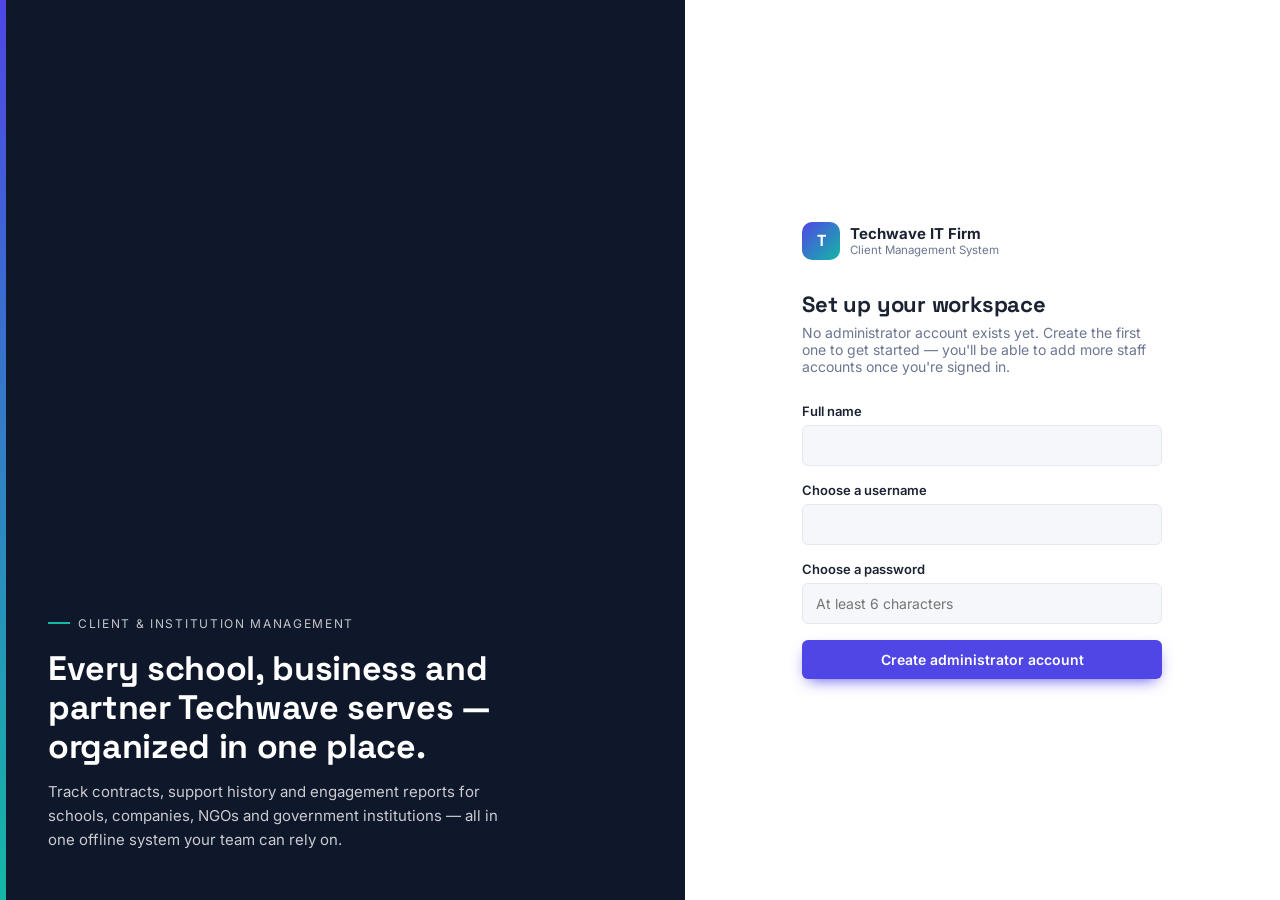
<file: index.html>
<!DOCTYPE html>
<html lang="en">
<head>
<meta charset="UTF-8">
<meta name="viewport" content="width=device-width, initial-scale=1.0, maximum-scale=1">
<meta name="theme-color" content="#4F46E5">
<link rel="manifest" href="manifest.json">
<title>Techwave Client Management System — Sign In</title>
<link rel="stylesheet" href="css/style.css">
</head>
<body>

<div class="login-screen">

  <!-- Visual side — background slider, managed by an admin any time in Settings -->
  <div class="login-visual" id="loginVisual">
    <div class="slider-dots" id="sliderDots"></div>
    <div class="login-visual-content">
      <span class="eyebrow">Client &amp; Institution Management</span>
      <h1 id="visualHeadline">Every school, business and partner Techwave serves — organized in one place.</h1>
      <p>Track contracts, support history and engagement reports for schools, companies, NGOs and government institutions — all in one offline system your team can rely on.</p>
    </div>
  </div>

  <!-- Form side -->
  <div class="login-form-side">

    <!-- ===== normal sign-in form ===== -->
    <div class="login-box" id="loginBox">
      <div class="logo-row">
        <div class="logo-mark" id="loginLogoMark">T</div>
        <div>
          <div style="font-weight:700; font-size:15px;" id="loginCompanyName">Techwave IT Firm</div>
          <div style="font-size:11.5px; color:var(--muted);">Client Management System</div>
        </div>
      </div>

      <h2>Welcome back</h2>
      <p class="sub">Sign in to manage your clients and institutions.</p>

      <div class="login-error" id="loginError">Incorrect username or password. Please try again.</div>

      <form id="loginForm" autocomplete="off">
        <div class="field">
          <label for="username">Username</label>
          <input type="text" id="username" autocomplete="username" required>
        </div>
        <div class="field">
          <label for="password">Password</label>
          <input type="password" id="password" placeholder="••••••••" autocomplete="current-password" required>
        </div>
        <button type="submit" class="btn btn-primary btn-block" id="loginSubmitBtn">Sign in</button>
      </form>
    </div>

    <!-- ===== first-run: create administrator account ===== -->
    <div class="login-box hidden" id="setupBox">
      <div class="logo-row">
        <div class="logo-mark" id="setupLogoMark">T</div>
        <div>
          <div style="font-weight:700; font-size:15px;">Techwave IT Firm</div>
          <div style="font-size:11.5px; color:var(--muted);">Client Management System</div>
        </div>
      </div>

      <h2>Set up your workspace</h2>
      <p class="sub">No administrator account exists yet. Create the first one to get started — you'll be able to add more staff accounts once you're signed in.</p>

      <div class="login-error" id="setupError"></div>

      <form id="setupForm" autocomplete="off">
        <div class="field">
          <label for="setupName">Full name</label>
          <input type="text" id="setupName" required>
        </div>
        <div class="field">
          <label for="setupUsername">Choose a username</label>
          <input type="text" id="setupUsername" required>
        </div>
        <div class="field">
          <label for="setupPassword">Choose a password</label>
          <input type="password" id="setupPassword" placeholder="At least 6 characters" required minlength="6">
        </div>
        <button type="submit" class="btn btn-primary btn-block" id="setupSubmitBtn">Create administrator account</button>
      </form>
    </div>

    <div class="login-box hidden" id="loadingBox">
      <p class="sub">Loading…</p>
    </div>

  </div>

</div>

<div class="toast-wrap" id="toastWrap"></div>

<script src="js/local-store.js"></script>
<script src="js/db.js"></script>
<script src="js/auth.js"></script>
</body>
</html>
</file>
<file: css/style.css>
/* ============================================================
   Techwave Client Management System (TCMS) — style.css
   Design tokens live as CSS custom properties on :root so the
   in-app color picker (Settings → Appearance) can rewrite them
   live via JavaScript, with no rebuild needed.
   ============================================================ */

@import url('https://fonts.googleapis.com/css2?family=Space+Grotesk:wght@500;600;700&family=Inter:wght@400;500;600;700&display=swap');

:root{
  /* --- brand colors: user-editable via Settings --- */
  --primary: #4F46E5;
  --primary-dark: #4338CA;
  --primary-light: #EEF2FF;
  --accent: #14B8A6;
  --accent-light: #F0FDFA;

  /* --- structural palette (fixed) --- */
  --navy: #0F172A;
  --navy-2: #16213A;
  --bg: #F5F7FB;
  --surface: #FFFFFF;
  --border: #E4E8F1;
  --text: #1B2333;
  --muted: #6B7690;
  --danger: #DC2626;
  --danger-light: #FEF2F2;
  --warning: #D97706;
  --warning-light: #FFFBEB;
  --success: #16A34A;
  --success-light: #F0FDF4;

  /* institution-type accent tags */
  --tag-school: #0D9488;
  --tag-business: #C2670C;
  --tag-company: #4F46E5;
  --tag-ngo: #9333EA;
  --tag-govt: #1E3A5F;
  --tag-other: #64748B;

  --font-display: 'Space Grotesk', system-ui, sans-serif;
  --font-body: 'Inter', system-ui, sans-serif;

  --radius: 10px;
  --radius-sm: 6px;
  --shadow: 0 1px 2px rgba(15,23,42,.06), 0 4px 16px rgba(15,23,42,.06);
  --shadow-lg: 0 12px 32px rgba(15,23,42,.14);
}

/* ---------- dark mode overrides (toggled via body.dark) ---------- */
body.dark{
  --bg: #0B1220;
  --surface: #131C2E;
  --border: #22304A;
  --text: #E7ECF7;
  --muted: #93A0BE;
  --primary-light: #1A1F3D;
  --accent-light: #0E2926;
}

*{ box-sizing: border-box; }
html,body{ height:100%; }
body{
  margin:0;
  font-family: var(--font-body);
  background: var(--bg);
  color: var(--text);
  -webkit-font-smoothing: antialiased;
}
h1,h2,h3,h4,.brand-word{ font-family: var(--font-display); letter-spacing: -.01em; }
a{ color: inherit; }
button{ font-family: inherit; cursor: pointer; }
input,select,textarea{ font-family: inherit; }
::selection{ background: var(--primary); color:#fff; }

.hidden{ display:none !important; }

/* ============================================================
   LOGIN PAGE
   ============================================================ */
.login-screen{
  min-height:100vh;
  display:grid;
  grid-template-columns: 1.15fr 1fr;
  background: var(--navy);
}
.login-visual{
  position:relative;
  background-size: cover;
  background-position: center;
  background-color: var(--navy);
  overflow:hidden;
  display:flex;
  flex-direction:column;
  justify-content:flex-end;
  padding: 48px;
}
.login-visual::before{
  content:"";
  position:absolute; inset:0;
  background: linear-gradient(180deg, rgba(15,23,42,.35) 0%, rgba(15,23,42,.55) 55%, rgba(15,23,42,.92) 100%);
}
.login-visual::after{
  content:"";
  position:absolute; left:0; top:0; bottom:0; width:6px;
  background: linear-gradient(180deg, var(--primary), var(--accent));
}
.login-visual-content{ position:relative; z-index:1; color:#fff; max-width: 480px; }
.login-visual-content .eyebrow{
  display:inline-flex; align-items:center; gap:8px;
  font-size:12px; letter-spacing:.14em; text-transform:uppercase;
  color: rgba(255,255,255,.75); margin-bottom:18px;
}
.login-visual-content .eyebrow::before{
  content:""; width:22px; height:2px; background: var(--accent); display:inline-block;
}
.login-visual-content h1{ font-size: 34px; line-height:1.15; margin:0 0 14px; font-weight:700; }
.login-visual-content p{ font-size:15px; color: rgba(255,255,255,.78); line-height:1.6; margin:0; }
.login-visual{ transition: background-image .5s ease-in-out; }
.slider-dots{
  position:absolute; top:24px; right:24px; z-index:2;
  display:flex; gap:7px;
}
.slider-dots .dot{
  width:8px; height:8px; border-radius:50%; background: rgba(255,255,255,.35);
  border:1px solid rgba(255,255,255,.5); cursor:pointer; transition: background .15s ease, transform .15s ease;
}
.slider-dots .dot:hover{ background: rgba(255,255,255,.6); }
.slider-dots .dot.active{ background:#fff; transform: scale(1.15); }

.login-form-side{
  display:flex; align-items:center; justify-content:center;
  background: var(--surface);
  padding: 40px;
}
.login-box{ width:100%; max-width: 360px; }
.login-box .logo-row{ display:flex; align-items:center; gap:10px; margin-bottom: 30px; }
.login-box .logo-mark{
  width:38px; height:38px; border-radius:10px;
  background: linear-gradient(135deg, var(--primary), var(--accent));
  display:flex; align-items:center; justify-content:center;
  color:#fff; font-weight:700; font-family: var(--font-display); font-size:16px;
  flex-shrink:0; overflow:hidden;
}
.login-box .logo-mark img{ width:100%; height:100%; object-fit:cover; }
.login-box h2{ font-size:22px; margin:0 0 6px; }
.login-box .sub{ color:var(--muted); font-size:14px; margin:0 0 28px; }
.field{ margin-bottom:16px; }
.field label{ display:block; font-size:13px; font-weight:600; margin-bottom:6px; color: var(--text); }
.field input, .field select, .field textarea{
  width:100%; padding:11px 13px; border:1px solid var(--border); border-radius: var(--radius-sm);
  font-size:14px; background: var(--bg); color: var(--text);
  transition: border-color .15s ease, box-shadow .15s ease;
}
.field input:focus, .field select:focus, .field textarea:focus{
  outline:none; border-color: var(--primary); box-shadow: 0 0 0 3px var(--primary-light);
}
.btn{
  display:inline-flex; align-items:center; justify-content:center; gap:8px;
  border:none; border-radius: var(--radius-sm); font-weight:600; font-size:14px;
  padding: 11px 18px; transition: transform .1s ease, box-shadow .15s ease, background .15s ease;
}
.btn-primary{ background: var(--primary); color:#fff; box-shadow: 0 6px 16px -6px var(--primary); }
.btn-primary:hover{ background: var(--primary-dark); }
.btn-block{ width:100%; }
.btn-outline{ background: transparent; border:1px solid var(--border); color: var(--text); }
.btn-outline:hover{ border-color: var(--primary); color: var(--primary); }
.btn-ghost{ background: transparent; color: var(--muted); }
.btn-ghost:hover{ color: var(--text); }
.btn-danger{ background: var(--danger-light); color: var(--danger); }
.btn-danger:hover{ background: var(--danger); color:#fff; }
.btn-sm{ padding: 7px 12px; font-size:13px; }
.btn:active{ transform: translateY(1px); }
.btn:disabled{ opacity:.5; cursor:not-allowed; }

.login-error{
  background: var(--danger-light); color: var(--danger); border:1px solid #FCA5A5;
  font-size:13px; padding:10px 12px; border-radius: var(--radius-sm); margin-bottom:16px; display:none;
}
.login-hint{ margin-top:22px; font-size:12px; color: var(--muted); background: var(--bg); border:1px dashed var(--border); padding:10px 12px; border-radius: var(--radius-sm); }

/* ============================================================
   APP SHELL
   ============================================================ */
.app-shell{ display:grid; grid-template-columns: 248px 1fr; min-height:100vh; }

.sidebar{
  background: var(--navy);
  color: #CBD5E1;
  display:flex; flex-direction:column;
  padding: 20px 14px;
  position: relative;
}
.sidebar::after{
  content:""; position:absolute; top:0; right:0; bottom:0; width:3px;
  background: linear-gradient(180deg, var(--primary), var(--accent));
}
.sidebar-brand{ display:flex; align-items:center; gap:10px; padding: 4px 8px 22px; }
.sidebar-brand .logo-mark{
  width:36px; height:36px; border-radius:9px; flex-shrink:0; overflow:hidden;
  background: linear-gradient(135deg, var(--primary), var(--accent));
  display:flex; align-items:center; justify-content:center; color:#fff; font-weight:700; font-family:var(--font-display);
}
.sidebar-brand .logo-mark img{ width:100%; height:100%; object-fit:cover; }
.sidebar-brand .name{ color:#fff; font-weight:600; font-size:14.5px; line-height:1.25; }
.sidebar-brand .tag{ color:#8592AD; font-size:11px; }

.nav-group-label{ font-size:10.5px; text-transform:uppercase; letter-spacing:.1em; color:#576078; margin: 16px 10px 6px; }
.nav-link{
  display:flex; align-items:center; gap:11px;
  padding: 9px 11px; border-radius: 8px; font-size:13.5px; font-weight:500;
  color:#B7C0D6; text-decoration:none; margin-bottom:2px;
  border:1px solid transparent;
}
.nav-link .ic{ width:18px; height:18px; flex-shrink:0; display:flex; align-items:center; justify-content:center; }
.nav-link:hover{ background: rgba(255,255,255,.06); color:#fff; }
.nav-link.active{ background: rgba(255,255,255,.09); color:#fff; border-color: rgba(255,255,255,.08); }
.nav-link.active .ic{ color: var(--accent); }
.nav-count{ margin-left:auto; font-size:11px; background: rgba(255,255,255,.1); padding:1px 7px; border-radius:20px; }

.sidebar-footer{ margin-top:auto; padding-top:14px; border-top:1px solid rgba(255,255,255,.08); }
.sidebar-user{ display:flex; align-items:center; gap:9px; padding: 8px; }
.sidebar-user .av{ width:30px; height:30px; border-radius:50%; background: var(--primary); display:flex; align-items:center; justify-content:center; color:#fff; font-size:12px; font-weight:700; }
.sidebar-user .who{ font-size:12.5px; color:#fff; }
.sidebar-user .role{ font-size:11px; color:#7E88A3; }
.logout-btn{ width:100%; margin-top:8px; background: rgba(255,255,255,.06); color:#CBD5E1; border:none; border-radius:8px; padding:8px; font-size:12.5px; }
.logout-btn:hover{ background: rgba(255,255,255,.12); color:#fff; }

.main{ display:flex; flex-direction:column; min-width:0; }
.topbar{
  display:flex; align-items:center; gap:16px;
  padding: 14px 26px; background: var(--surface); border-bottom:1px solid var(--border);
  position:sticky; top:0; z-index:20;
}
.topbar h1{ font-size:18px; margin:0; }
.topbar .search-box{
  margin-left:auto; display:flex; align-items:center; gap:8px;
  background: var(--bg); border:1px solid var(--border); border-radius: 999px;
  padding: 8px 14px; width: 280px; max-width: 40vw;
}
.topbar .search-box input{ border:none; background:transparent; outline:none; font-size:13.5px; width:100%; color:var(--text); }
.topbar .search-box svg{ color: var(--muted); flex-shrink:0; }
.icon-btn{
  width:36px; height:36px; border-radius:9px; border:1px solid var(--border); background: var(--surface);
  display:flex; align-items:center; justify-content:center; color: var(--text); position:relative;
}
.icon-btn:hover{ border-color: var(--primary); color: var(--primary); }

.content{ padding: 24px 26px 60px; flex:1; }
.view{ display:none; }
.view.active{ display:block; animation: fadeIn .18s ease; }
@keyframes fadeIn{ from{ opacity:0; transform: translateY(4px);} to{opacity:1; transform:none;} }

.view-head{ display:flex; align-items:flex-end; justify-content:space-between; gap:16px; margin-bottom:20px; flex-wrap:wrap; }
.view-head h2{ margin:0 0 4px; font-size:22px; }
.view-head p{ margin:0; color: var(--muted); font-size:13.5px; }
.view-actions{ display:flex; gap:8px; flex-wrap:wrap; }

/* ---------- dashboard cards ---------- */
.stat-grid{ display:grid; grid-template-columns: repeat(auto-fit, minmax(168px,1fr)); gap:14px; margin-bottom:26px; }
.stat-card{
  background: var(--surface); border:1px solid var(--border); border-radius: var(--radius);
  padding: 16px 18px; box-shadow: var(--shadow); position:relative; overflow:hidden;
}
.stat-card .stat-icon{
  width:34px; height:34px; border-radius:9px; display:flex; align-items:center; justify-content:center;
  margin-bottom: 14px;
}
.stat-card .stat-num{ font-family: var(--font-display); font-size:26px; font-weight:700; line-height:1; }
.stat-card .stat-label{ color: var(--muted); font-size:12.5px; margin-top:6px; }

.dash-grid{ display:grid; grid-template-columns: 1.4fr 1fr; gap:18px; align-items:start; }
.panel{ background: var(--surface); border:1px solid var(--border); border-radius: var(--radius); box-shadow: var(--shadow); }
.panel-head{ display:flex; align-items:center; justify-content:space-between; padding:16px 18px; border-bottom:1px solid var(--border); }
.panel-head h3{ margin:0; font-size:14.5px; }
.panel-body{ padding: 6px 8px 12px; }
.panel-body.pad{ padding: 16px 18px; }

.activity-row{ display:flex; gap:12px; padding:10px 10px; border-radius: 8px; }
.activity-row:hover{ background: var(--bg); }
.activity-dot{ width:8px; height:8px; border-radius:50%; margin-top:6px; flex-shrink:0; background: var(--primary); }
.activity-row .msg{ font-size:13px; }
.activity-row .time{ font-size:11.5px; color: var(--muted); margin-top:2px; }
.empty-state{ text-align:center; padding: 34px 20px; color: var(--muted); font-size:13.5px; }
.empty-state .big{ font-size:30px; margin-bottom:8px; }

/* ---------- tables ---------- */
.table-wrap{ background: var(--surface); border:1px solid var(--border); border-radius: var(--radius); overflow:hidden; box-shadow: var(--shadow); }
table{ width:100%; border-collapse: collapse; font-size:13.5px; }
thead th{
  text-align:left; padding: 12px 16px; background: var(--bg); color: var(--muted);
  font-size:11.5px; text-transform:uppercase; letter-spacing:.05em; font-weight:600; border-bottom:1px solid var(--border);
}
tbody td{ padding: 12px 16px; border-bottom:1px solid var(--border); vertical-align:middle; }
tbody tr:last-child td{ border-bottom:none; }
tbody tr:hover{ background: var(--bg); }
.cell-name{ font-weight:600; }
.cell-sub{ color: var(--muted); font-size:12px; margin-top:1px; }
.tag{
  display:inline-flex; align-items:center; gap:5px; font-size:11.5px; font-weight:600;
  padding:3px 9px; border-radius: 999px; white-space:nowrap;
}
.tag::before{ content:""; width:6px; height:6px; border-radius:50%; background: currentColor; }
.tag-school{ color: var(--tag-school); background: #ECFDF9; }
.tag-business{ color: var(--tag-business); background: #FEF6EC; }
.tag-company{ color: var(--tag-company); background: var(--primary-light); }
.tag-ngo{ color: var(--tag-ngo); background: #FAF5FF; }
.tag-government{ color: var(--tag-govt); background: #EEF2F7; }
.tag-other{ color: var(--tag-other); background: #F1F5F9; }
.status-pill{ font-size:11px; font-weight:600; padding:3px 9px; border-radius:999px; }
.status-active{ color: var(--success); background: var(--success-light); }
.status-pending{ color: var(--warning); background: var(--warning-light); }
.status-expired{ color: var(--danger); background: var(--danger-light); }
.row-actions{ display:flex; gap:6px; justify-content:flex-end; }
.row-actions button{
  width:30px; height:30px; border-radius:7px; border:1px solid var(--border); background: var(--surface);
  display:flex; align-items:center; justify-content:center; color: var(--muted);
}
.row-actions button:hover{ color: var(--primary); border-color: var(--primary); }
.row-actions button.danger:hover{ color: var(--danger); border-color: var(--danger); }

.filters-row{ display:flex; gap:10px; margin-bottom:14px; flex-wrap:wrap; align-items:center; }
.filters-row select, .filters-row input{
  padding:9px 12px; border:1px solid var(--border); border-radius: var(--radius-sm); font-size:13px; background: var(--surface); color: var(--text);
}

/* ---------- modal ---------- */
.modal-overlay{
  position:fixed; inset:0; background: rgba(10,14,26,.55); z-index:100;
  display:flex; align-items:flex-start; justify-content:center; padding: 40px 16px; overflow-y:auto;
}
.modal{
  background: var(--surface); border-radius: 14px; width:100%; max-width:640px;
  box-shadow: var(--shadow-lg); animation: modalIn .16s ease;
}
@keyframes modalIn{ from{ opacity:0; transform: translateY(10px) scale(.98);} to{ opacity:1; transform:none; } }
.modal-head{ display:flex; align-items:center; justify-content:space-between; padding:18px 22px; border-bottom:1px solid var(--border); }
.modal-head h3{ margin:0; font-size:16.5px; }
.modal-close{ width:32px; height:32px; border-radius:8px; border:none; background: var(--bg); display:flex; align-items:center; justify-content:center; color: var(--muted); }
.modal-close:hover{ color: var(--danger); }
.modal-body{ padding: 20px 22px; max-height: 62vh; overflow-y:auto; }
.modal-foot{ display:flex; justify-content:flex-end; gap:10px; padding: 16px 22px; border-top:1px solid var(--border); }
.form-grid{ display:grid; grid-template-columns: 1fr 1fr; gap:14px 16px; }
.form-grid .full{ grid-column: 1 / -1; }
@media (max-width: 640px){ .form-grid{ grid-template-columns: 1fr; } }

.detail-grid{ display:grid; grid-template-columns: 1fr 1fr; gap:12px 20px; margin-bottom:18px; }
.detail-item .k{ font-size:11px; color: var(--muted); text-transform:uppercase; letter-spacing:.05em; margin-bottom:3px; }
.detail-item .v{ font-size:14px; font-weight:500; }
.detail-notes{ background: var(--bg); border:1px solid var(--border); border-radius: var(--radius-sm); padding:12px 14px; font-size:13.5px; white-space:pre-wrap; }

/* ---------- settings ---------- */
.settings-grid{ display:grid; grid-template-columns: 240px 1fr; gap:22px; align-items:start; }
.settings-nav{ display:flex; flex-direction:column; gap:4px; background: var(--surface); border:1px solid var(--border); border-radius: var(--radius); padding:10px; box-shadow: var(--shadow); }
.settings-nav button{
  text-align:left; background:transparent; border:none; padding:10px 12px; border-radius:8px; font-size:13.5px; color: var(--text); font-weight:500;
}
.settings-nav button:hover{ background: var(--bg); }
.settings-nav button.active{ background: var(--primary-light); color: var(--primary); }
.settings-pane{ display:none; }
.settings-pane.active{ display:block; }

.color-swatches{ display:flex; gap:10px; flex-wrap:wrap; margin-top:8px; }
.swatch{
  width:34px; height:34px; border-radius:50%; border:2px solid transparent; cursor:pointer;
  box-shadow: inset 0 0 0 1px rgba(0,0,0,.08);
}
.swatch.selected{ border-color: var(--text); }
.color-custom{ display:flex; align-items:center; gap:10px; margin-top:12px; }
.color-custom input[type=color]{ width:44px; height:34px; border:1px solid var(--border); border-radius:8px; padding:2px; background: var(--surface); }

.upload-row{ display:flex; align-items:center; gap:14px; }
.upload-preview{
  width:64px; height:64px; border-radius:12px; border:1px solid var(--border); overflow:hidden;
  display:flex; align-items:center; justify-content:center; background: var(--bg); color: var(--muted); font-size:11px; flex-shrink:0;
}
.upload-preview img{ width:100%; height:100%; object-fit:cover; }
.upload-preview-wide{ width:200px; height:100px; border-radius:12px; }

.gallery-grid{ display:grid; grid-template-columns: repeat(auto-fill, minmax(120px,1fr)); gap:12px; margin-top:14px; }
.gallery-item{ position:relative; border-radius:10px; overflow:hidden; border:1px solid var(--border); aspect-ratio:1; }
.gallery-item img{ width:100%; height:100%; object-fit:cover; }
.gallery-item button{
  position:absolute; top:6px; right:6px; width:24px; height:24px; border-radius:6px; border:none;
  background: rgba(15,23,42,.7); color:#fff; display:flex; align-items:center; justify-content:center;
}

.toast-wrap{ position:fixed; bottom:22px; right:22px; z-index:200; display:flex; flex-direction:column; gap:10px; }
.toast{
  background: var(--navy); color:#fff; padding:12px 16px; border-radius:10px; font-size:13.5px;
  box-shadow: var(--shadow-lg); display:flex; align-items:center; gap:10px; min-width:220px;
  animation: toastIn .18s ease;
}
.toast.success{ background: #14532D; }
.toast.error{ background: #7F1D1D; }
@keyframes toastIn{ from{opacity:0; transform: translateY(10px);} to{opacity:1; transform:none;} }

.section-note{ font-size:12.5px; color: var(--muted); margin: 4px 0 18px; line-height:1.6; }
.badge-count{ font-size:11px; font-weight:700; background: var(--primary-light); color: var(--primary); padding:2px 8px; border-radius:999px; }

.hidden{ display:none !important; }
.admin-only.hidden{ display:none !important; }

/* ---------- messages ---------- */
.message-card.unread{ border-left: 3px solid var(--primary); }

/* ---------- mobile menu button (hidden on desktop) ---------- */
.mobile-menu-btn{ display:none; }

/* ---------- mobile bottom nav (hidden on desktop) ---------- */
.bottom-nav{ display:none; }
.mobile-nav-overlay{
  display:none; position:fixed; inset:0; background: rgba(10,14,26,.5); z-index:39;
}

@media (max-width: 900px){
  .app-shell{ grid-template-columns: 1fr; }
  .login-screen{ grid-template-columns: 1fr; }
  .login-visual{ display:none; }
  .dash-grid, .settings-grid{ grid-template-columns: 1fr; }

  .mobile-menu-btn{ display:flex; }
  .topbar .search-box{ max-width: none; width: auto; flex: 1; }
  .topbar h1{ display:none; }

  /* sidebar becomes an off-canvas drawer */
  .sidebar{
    display:flex; position:fixed; top:0; left:0; bottom:0; width:264px; z-index:40;
    transform: translateX(-100%); transition: transform .2s ease; overflow-y:auto;
  }
  .sidebar.open{ transform: translateX(0); }
  .mobile-nav-overlay:not(.hidden){ display:block; }

  .content{ padding: 16px 14px 90px; }

  /* bottom nav */
  .bottom-nav{
    display:flex; position:fixed; left:0; right:0; bottom:0; z-index:30;
    background: var(--surface); border-top:1px solid var(--border);
    padding: 6px 4px calc(6px + env(safe-area-inset-bottom));
    box-shadow: 0 -4px 16px rgba(15,23,42,.08);
  }
  .bn-link{
    flex:1; display:flex; flex-direction:column; align-items:center; gap:3px;
    padding:6px 2px; color: var(--muted); text-decoration:none; font-size:10.5px; font-weight:600; border-radius:8px;
  }
  .bn-link.active{ color: var(--primary); }
  .bn-link svg{ flex-shrink:0; }
}

@media (max-width: 560px){
  .settings-nav{ flex-direction:row; overflow-x:auto; width:100%; }
  .settings-nav button{ white-space:nowrap; }
  .view-head{ flex-direction:column; align-items:flex-start; }
  .stat-grid{ grid-template-columns: repeat(2, 1fr); }
}
</file>
